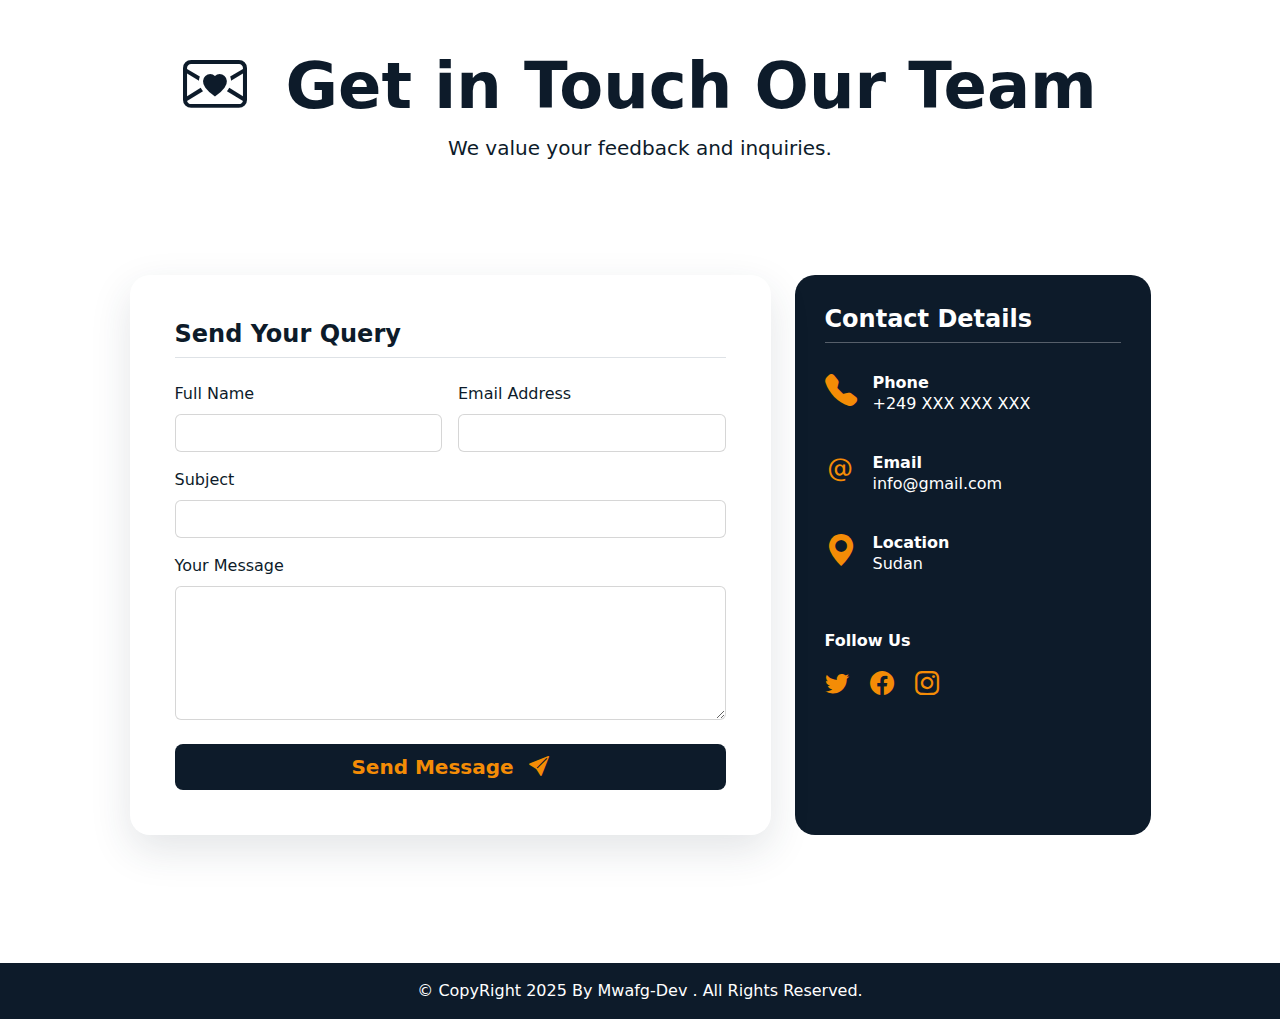
<file: src/contact.html>
<!DOCTYPE html>
<html lang="en">
<head>
    <meta charset="UTF-8">
    <meta name="viewport" content="width=device-width, initial-scale=1.0">
    <title>Special Contact Page - Muwaffaq</title>
    <link href="https://cdn.jsdelivr.net/npm/bootstrap@5.3.3/dist/css/bootstrap.min.css" rel="stylesheet" integrity="sha384-QWTKZyjpPEjISv5WaRU9OFeRpok6YctnYmDr5pNlyT2bRjXh0JMhjY6hW+ALEwIH" crossorigin="anonymous">
    <link rel="stylesheet" href="https://cdn.jsdelivr.net/npm/bootstrap-icons@1.11.3/font/bootstrap-icons.min.css">
    
    <style>
        :root {
            --primary-bg: #f48c06; 
            --primary-text: #0d1b2a; 
            --light-color: #ffffff;
        }

        body {
            color: var(--primary-text);
        }
        
        .contact-section {
            padding: 5rem 0;
            position: relative;
            z-index: 1;
        }
        .contact-card {
            background-color: var(--light-color);
            border-radius: 20px;
            padding: 45px;
            box-shadow: 0 15px 40px rgba(41, 56, 72, 0.13); 
            z-index: 10;
            position: relative;
        }

        
        .form-control {
            border: 1px solid #86868656;
            transition: all 0.3s;
        }
        .form-control:focus {
            border-color: var(--primary-text); 
            box-shadow: 0 0 0 0.25rem rgba(231, 178, 81, 0.278); 
        }

        /* 1. Icon Jiggle Effect */
        .icon-jiggle {
            color: var(--primary-text);
            font-size: 2rem;
            margin-bottom: 0.5rem;
            animation: jiggle 4s ease-in-out infinite;
        }
        @keyframes jiggle {
            0%, 100% { transform: rotate(0deg); }
            10% { transform: rotate(5deg); }
            20% { transform: rotate(-5deg); }
            30% { transform: rotate(3deg); }
            40% { transform: rotate(-3deg); }
            50% { transform: rotate(0deg); }
        }

        /* 2. Advanced Button Effect */
        .btn-magic {
            background-color: var(--primary-text);
            color: var(--primary-bg);
            border: none;
            position: relative;
            overflow: hidden;
            z-index: 1;
            font-weight: bold;
            transition: color 0.4s;
        }
        .btn-magic::before {
            content: '';
            position: absolute;
            top: 0;
            left: 0;
            width: 150%;
            height: 150%;
            background-color: var(--primary-bg);
            z-index: -1;
            transform: skewX(30deg) translateX(-150%);
            transition: transform 0.4s;
        }
        .btn-magic:hover {
            color: var(--primary-text);
        }
        .btn-magic:hover::before {
            transform: skewX(30deg) translateX(-40%); 
        }
    
        .info-box {
            background-color: var(--primary-text);
            color: var(--light-color);
            border-radius: 20px;
            padding: 30px;
        }

    </style>
</head>
<body>

    <header class="text-center pt-5 pb-3">
        <div class="container">
            <h1 class="display-3 fw-bolder" style="color: var(--primary-text);"><i class="bi bi-envelope-heart me-3"></i> Get in Touch Our Team</h1>
            <p class="lead fw-light">We value your feedback and inquiries.</p>
        </div>
    </header>

    <section class="contact-section">
        <div class="container">
            <div class="row justify-content-center">
                
                <div class="col-lg-7">
                    <div class="contact-card">
                        <h4 class="mb-4 fw-bold border-bottom pb-2">Send Your Query</h4>
                        
                        <form action="#" method="POST">
                            <div class="row g-3">
                                <div class="col-md-6">
                                    <label for="name" class="form-label">Full Name</label>
                                    <input type="text" class="form-control" id="name" required>
                                </div>
                                <div class="col-md-6">
                                    <label for="email" class="form-label">Email Address</label>
                                    <input type="email" class="form-control" id="email" required>
                                </div>
                            </div>

                            <div class="mb-3 mt-3">
                                <label for="subject" class="form-label">Subject</label>
                                <input type="text" class="form-control" id="subject" required>
                            </div>
                            
                            <div class="mb-3">
                                <label for="message" class="form-label">Your Message</label>
                                <textarea class="form-control" id="message" rows="5" required></textarea>
                            </div>
                            
                            <div class="d-grid mt-4">
                                <button type="submit" class="btn btn-magic btn-lg">
                                    Send Message <i class="bi bi-send-fill ms-2"></i>
                                </button>
                            </div>
                        </form>
                    </div>
                </div>

                <div class="col-lg-4 mt-4 mt-lg-0">
                    <div class="info-box h-100">
                        <h4 class="mb-4 fw-bold border-bottom pb-2" style="border-color: rgba(255,255,255,0.3) !important;">Contact Details</h4>

                        <div class="d-flex align-items-center mb-4">
                            <i class="bi bi-telephone-fill icon-jiggle me-3" style="color: var(--primary-bg);"></i>
                            <div>
                                <h6 class="mb-0 fw-bold">Phone</h6>
                                <p class="mb-0">+249 XXX XXX XXX</p>
                            </div>
                        </div>

                        <div class="d-flex align-items-center mb-4">
                            <i class="bi bi-at icon-jiggle me-3" style="color: var(--primary-bg);"></i>
                            <div>
                                <h6 class="mb-0 fw-bold">Email</h6>
                                <p class="mb-0">info@gmail.com</p>
                            </div>
                        </div>

                        <div class="d-flex align-items-center mb-4">
                            <i class="bi bi-geo-alt-fill icon-jiggle me-3" style="color: var(--primary-bg);"></i>
                            <div>
                                <h6 class="mb-0 fw-bold">Location</h6>
                                <p class="mb-0"> Sudan</p>
                            </div>
                        </div>
                        
                        <h6 class="mt-5 mb-3 fw-bold">Follow Us</h6>
                        <div>
                            <a href="#" class="text-decoration-none me-3 " style="color: var(--primary-bg); font-size: 1.5rem; "><i class="bi bi-twitter"></i></a>
                            <a href="#" class="text-decoration-none me-3" style="color: var(--primary-bg); font-size: 1.5rem;"><i class="bi bi-facebook"></i></a>
                            <a href="#" class="text-decoration-none" style="color: var(--primary-bg); font-size: 1.5rem;"><i class="bi bi-instagram"></i></a>
                        </div>
                    </div>
                </div>

            </div>
        </div>
    </section>

    <footer class="text-center py-3 mt-5" style="background-color:var(--primary-text); color: #fff;">
        <p class="mb-0">&copy; CopyRight 2025 By Mwafg-Dev . All Rights Reserved.</p>
    </footer>

    <script src="https://cdn.jsdelivr.net/npm/bootstrap@5.3.3/dist/js/bootstrap.bundle.min.js" integrity="sha384-YvpcrYf0tY3lHB60NNkmXcWdI6A6M9uE/4W/755c0I9E/0oJ4O/uQ7" crossorigin="anonymous"></script>
</body>
</html>
</file>
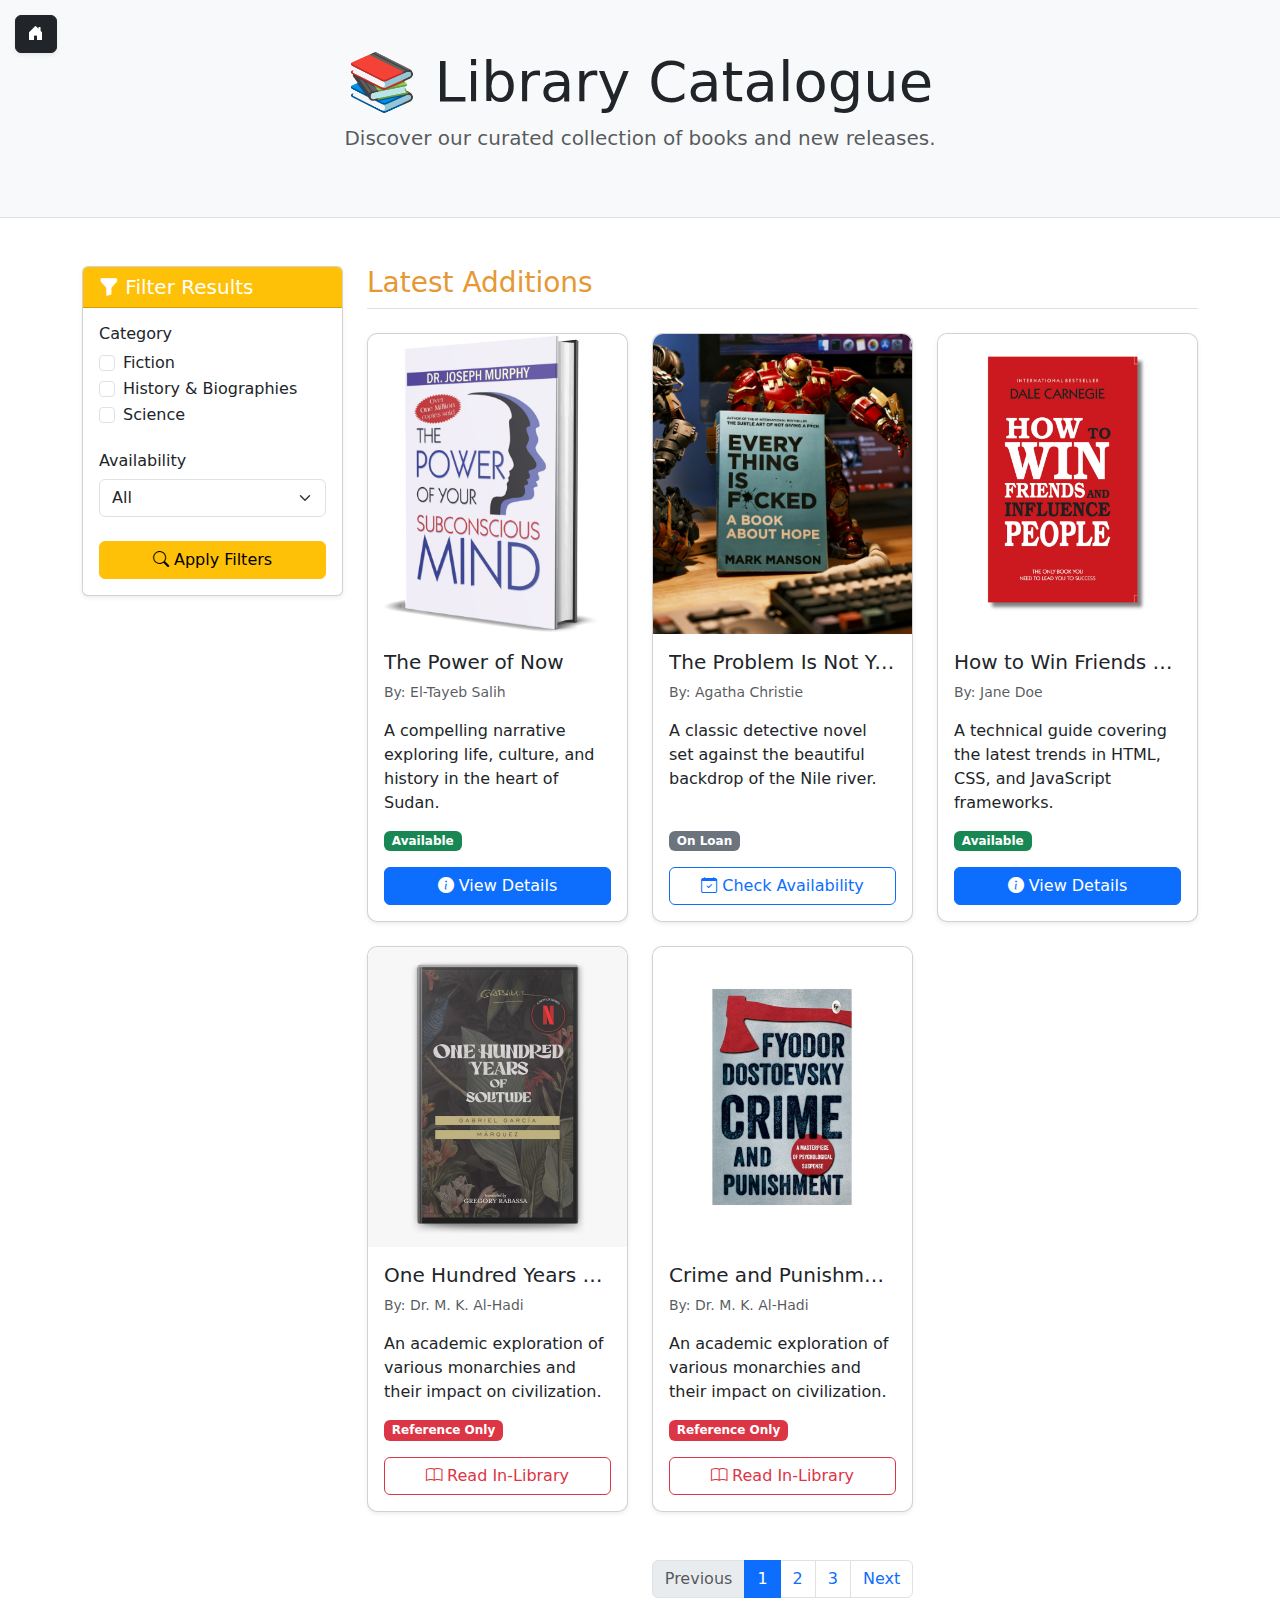
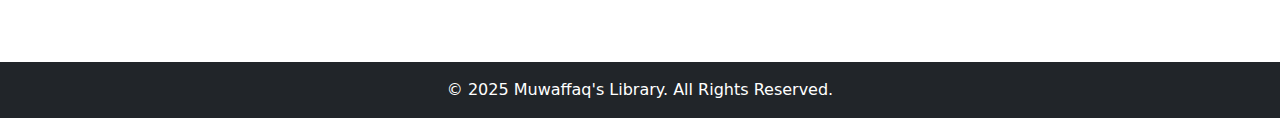
<file: src/PostLayout.html>
<!DOCTYPE html>
<html lang="en">
<head>
    <meta charset="UTF-8">
    <meta name="viewport" content="width=device-width, initial-scale=1.0">
    <title>Muwaffaq's Library - Book Catalogue</title>
    <link href="https://cdn.jsdelivr.net/npm/bootstrap@5.3.3/dist/css/bootstrap.min.css" rel="stylesheet" integrity="sha384-QWTKZyjpPEjISv5WaRU9OFeRpok6YctnYmDr5pNlyT2bRjXh0JMhjY6hW+ALEwIH" crossorigin="anonymous">
    <link rel="stylesheet" href="https://cdn.jsdelivr.net/npm/bootstrap-icons@1.11.3/font/bootstrap-icons.min.css">
    
    <style>
        .book-card {
            transition: transform 0.2s, box-shadow 0.2s;
            border-radius: 10px;
        }
        .book-card:hover {
            transform: translateY(-3px);
            box-shadow: 0 6px 15px rgba(0,0,0,0.1);
        }
        .back-home-button {
            /* Fixed position for the top-left corner */
            position: fixed;
            top: 15px;
            left: 15px; 
            z-index: 1050; 
        }
        .book-card img {
            height: 300px; 
            object-fit: cover; 
            border-top-left-radius: 10px;
            border-top-right-radius: 10px;
        }
        .title{
            color: #e59833;
        }
    </style>
</head>
<body>

    <a href="../index.html" class="btn btn-dark back-home-button shadow-sm" aria-label="Back to Home Page">
        <i class="bi bi-house-door-fill"></i>
    </a>

    <header class="text-center py-5 bg-light border-bottom">
        <div class="container">
            <h1 class="display-4">📚 Library Catalogue</h1>
            <p class="lead text-muted">Discover our curated collection of books and new releases.</p>
        </div>
    </header>

    <div class="container my-5">
        <div class="row">

            <div class="col-lg-3">
                <div class="card bg-white mb-4 shadow-sm">
                    <div class="card-header bg-warning text-white">
                        <h5 class="mb-0"><i class="bi bi-funnel-fill"></i> Filter Results</h5>
                    </div>
                    <div class="card-body">
                        
                        <div class="mb-4">
                            <h6>Category</h6>
                            <div class="form-check">
                                <input class="form-check-input" type="checkbox" id="fiction">
                                <label class="form-check-label" for="fiction">Fiction</label>
                            </div>
                            <div class="form-check">
                                <input class="form-check-input" type="checkbox" id="history">
                                <label class="form-check-label" for="history">History & Biographies</label>
                            </div>
                            <div class="form-check">
                                <input class="form-check-input" type="checkbox" id="science">
                                <label class="form-check-label" for="science">Science</label>
                            </div>
                        </div>

                        <div class="mb-4">
                            <h6>Availability</h6>
                            <select class="form-select">
                                <option selected>All</option>
                                <option>Available for Loan</option>
                                <option>Reference Only</option>
                            </select>
                        </div>
                        <button class="btn btn-warning w-100"><i class="bi bi-search"></i> Apply Filters</button>
                    </div>
                </div>
            </div>

            <div class="col-lg-9">
                <h3 class="mb-4 title border-bottom pb-2">Latest Additions</h3>
                
                <div class="row row-cols-1 row-cols-md-2 row-cols-lg-3 g-4">
                    
                    <div class="col">
                        <div class="card h-100 book-card shadow-sm">
                            <img src="../images/Z.png" class="card-img-top" alt="Book Cover">
                            <div class="card-body d-flex flex-column">
                                <h5 class="card-title text-truncate">The Power of Now</h5>
                                <p class="card-text text-muted small">By: El-Tayeb Salih</p>
                                <p class="card-text flex-grow-1 mb-3">A compelling narrative exploring life, culture, and history in the heart of Sudan.</p>
                                <span class="badge bg-success mb-3 align-self-start">Available</span>
                                <a href="#" class="btn btn-primary mt-auto w-100"><i class="bi bi-info-circle-fill"></i> View Details</a>
                            </div>
                        </div>
                    </div>

                    <div class="col">
                        <div class="card h-100 book-card shadow-sm">
                            <img src="../images/ZZ.jpg" class="card-img-top" alt="Book Cover">
                            <div class="card-body d-flex flex-column">
                                <h5 class="card-title text-truncate">The Problem Is Not You</h5>
                                <p class="card-text text-muted small">By: Agatha Christie</p>
                                <p class="card-text flex-grow-1 mb-3">A classic detective novel set against the beautiful backdrop of the Nile river.</p>
                                <span class="badge bg-secondary mb-3 align-self-start">On Loan</span>
                                <a href="#" class="btn btn-outline-primary mt-auto w-100"><i class="bi bi-calendar-check"></i> Check Availability</a>
                            </div>
                        </div>
                    </div>

                    <div class="col">
                        <div class="card h-100 book-card shadow-sm">
                            <img src="../images/M.png" class="card-img-top" alt="Book Cover">
                            <div class="card-body d-flex flex-column">
                                <h5 class="card-title text-truncate">How to Win Friends and Influence Peop</h5>
                                <p class="card-text text-muted small">By: Jane Doe</p>
                                <p class="card-text flex-grow-1 mb-3">A technical guide covering the latest trends in HTML, CSS, and JavaScript frameworks.</p>
                                <span class="badge bg-success mb-3 align-self-start">Available</span>
                                <a href="#" class="btn btn-primary mt-auto w-100"><i class="bi bi-info-circle-fill"></i> View Details</a>
                            </div>
                        </div>
                    </div>
                    
                    <div class="col">
                        <div class="card h-100 book-card shadow-sm">
                            <img src="../images/N.png" class="card-img-top" alt="Book Cover">
                            <div class="card-body d-flex flex-column">
                                <h5 class="card-title text-truncate">One Hundred Years of Solitude</h5>
                                <p class="card-text text-muted small">By: Dr. M. K. Al-Hadi</p>
                                <p class="card-text flex-grow-1 mb-3">An academic exploration of various monarchies and their impact on civilization.</p>
                                <span class="badge bg-danger mb-3 align-self-start">Reference Only</span>
                                <a href="#" class="btn btn-outline-danger mt-auto w-100"><i class="bi bi-book"></i> Read In-Library</a>
                            </div>
                        </div>
                    </div>
                    <div class="col">
                        <div class="card h-100 book-card shadow-sm">
                            <img src="../images/Y.png" class="card-img-top" alt="Book Cover">
                            <div class="card-body d-flex flex-column">
                                <h5 class="card-title text-truncate">Crime and Punishment</h5>
                                <p class="card-text text-muted small">By: Dr. M. K. Al-Hadi</p>
                                <p class="card-text flex-grow-1 mb-3">An academic exploration of various monarchies and their impact on civilization.</p>
                                <span class="badge bg-danger mb-3 align-self-start">Reference Only</span>
                                <a href="#" class="btn btn-outline-danger mt-auto w-100"><i class="bi bi-book"></i> Read In-Library</a>
                            </div>
                        </div>
                    </div>

                </div>
                
                <nav aria-label="Page navigation" class="mt-5">
                    <ul class="pagination justify-content-center">
                        <li class="page-item disabled">
                            <a class="page-link" href="#" tabindex="-1" aria-disabled="true">Previous</a>
                        </li>
                        <li class="page-item active"><a class="page-link" href="#">1</a></li>
                        <li class="page-item"><a class="page-link" href="#">2</a></li>
                        <li class="page-item"><a class="page-link" href="#">3</a></li>
                        <li class="page-item">
                            <a class="page-link" href="#">Next</a>
                        </li>
                    </ul>
                </nav>

            </div>
        </div>
    </div>

    <footer class="bg-dark text-white text-center py-3 mt-5">
        <p class="mb-0">&copy; 2025 Muwaffaq's Library. All Rights Reserved.</p>
    </footer>

    <script src="https://cdn.jsdelivr.net/npm/bootstrap@5.3.3/dist/js/bootstrap.bundle.min.js" integrity="sha384-YvpcrYf0tY3lHB60NNkmXcWdI6A6M9uE/4W/755c0I9E/0oJ4O/uQ7" crossorigin="anonymous"></script>
</body>
</html>
</file>
